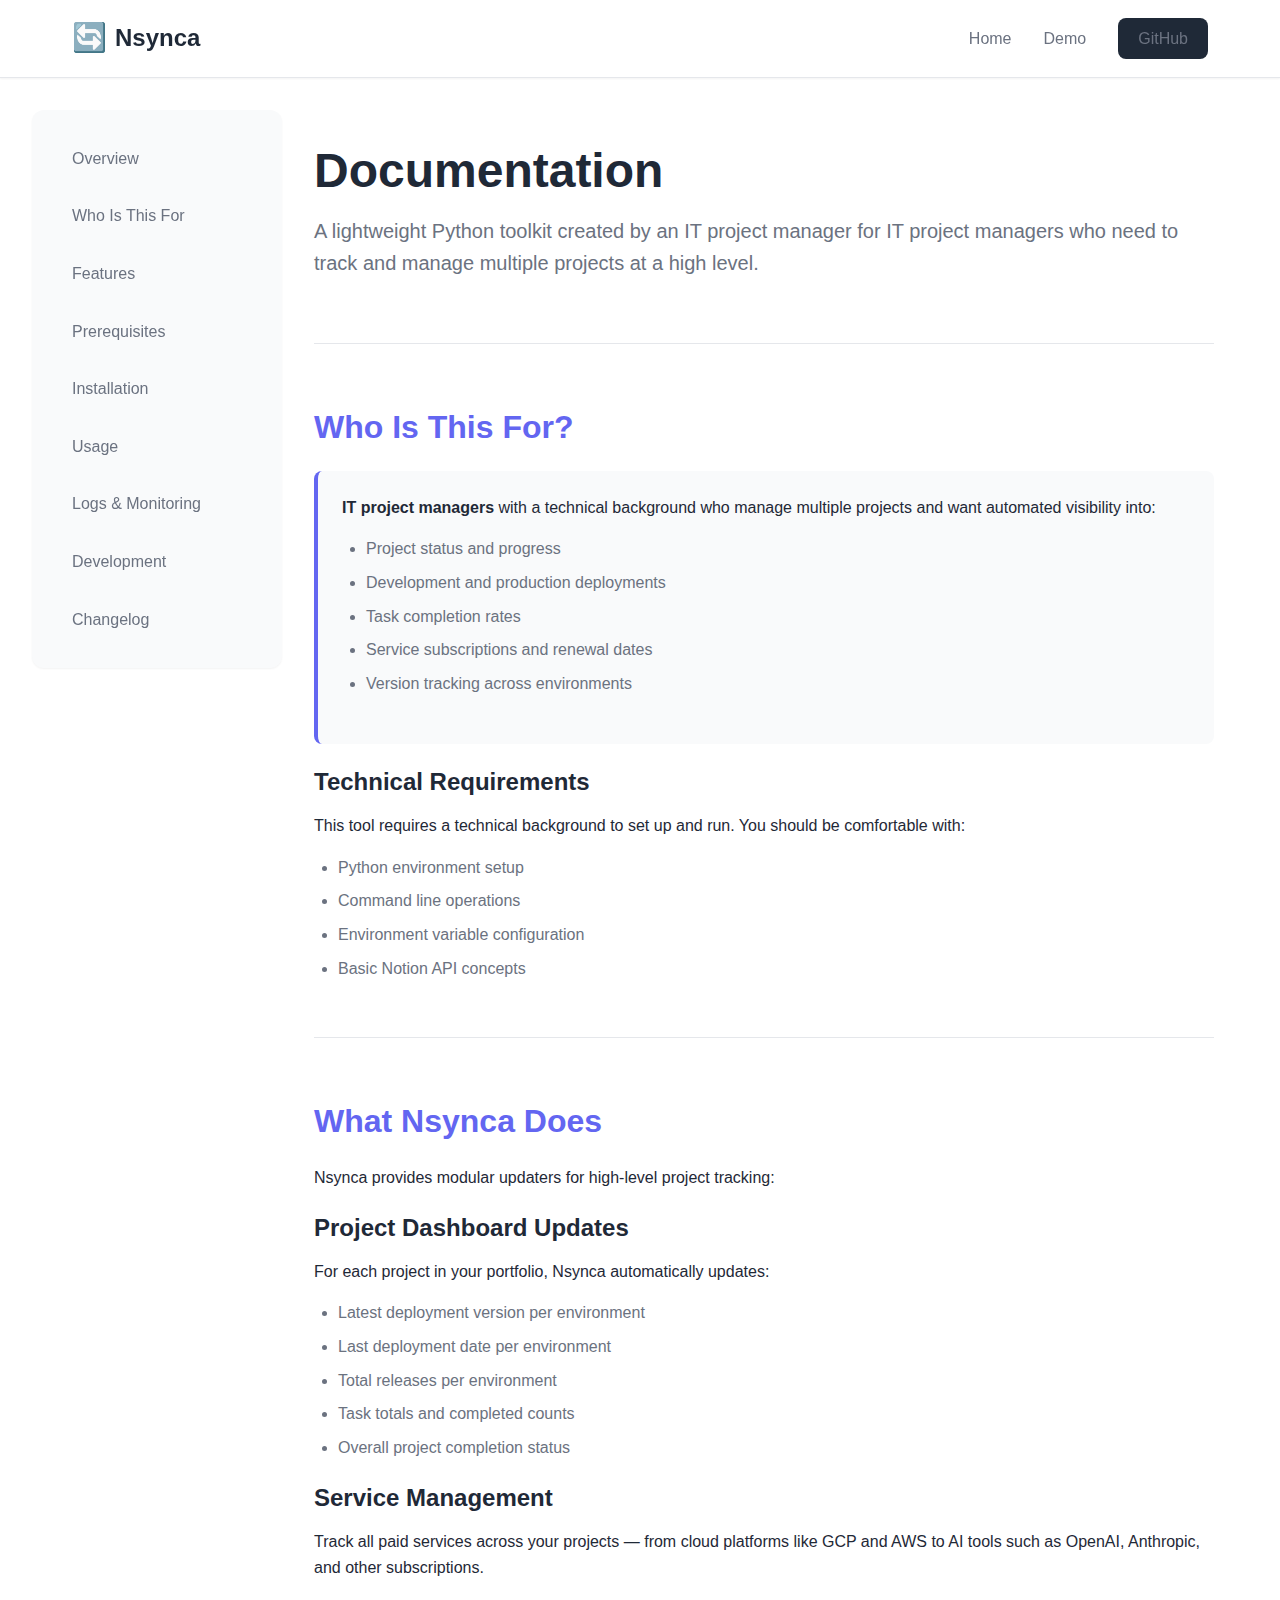
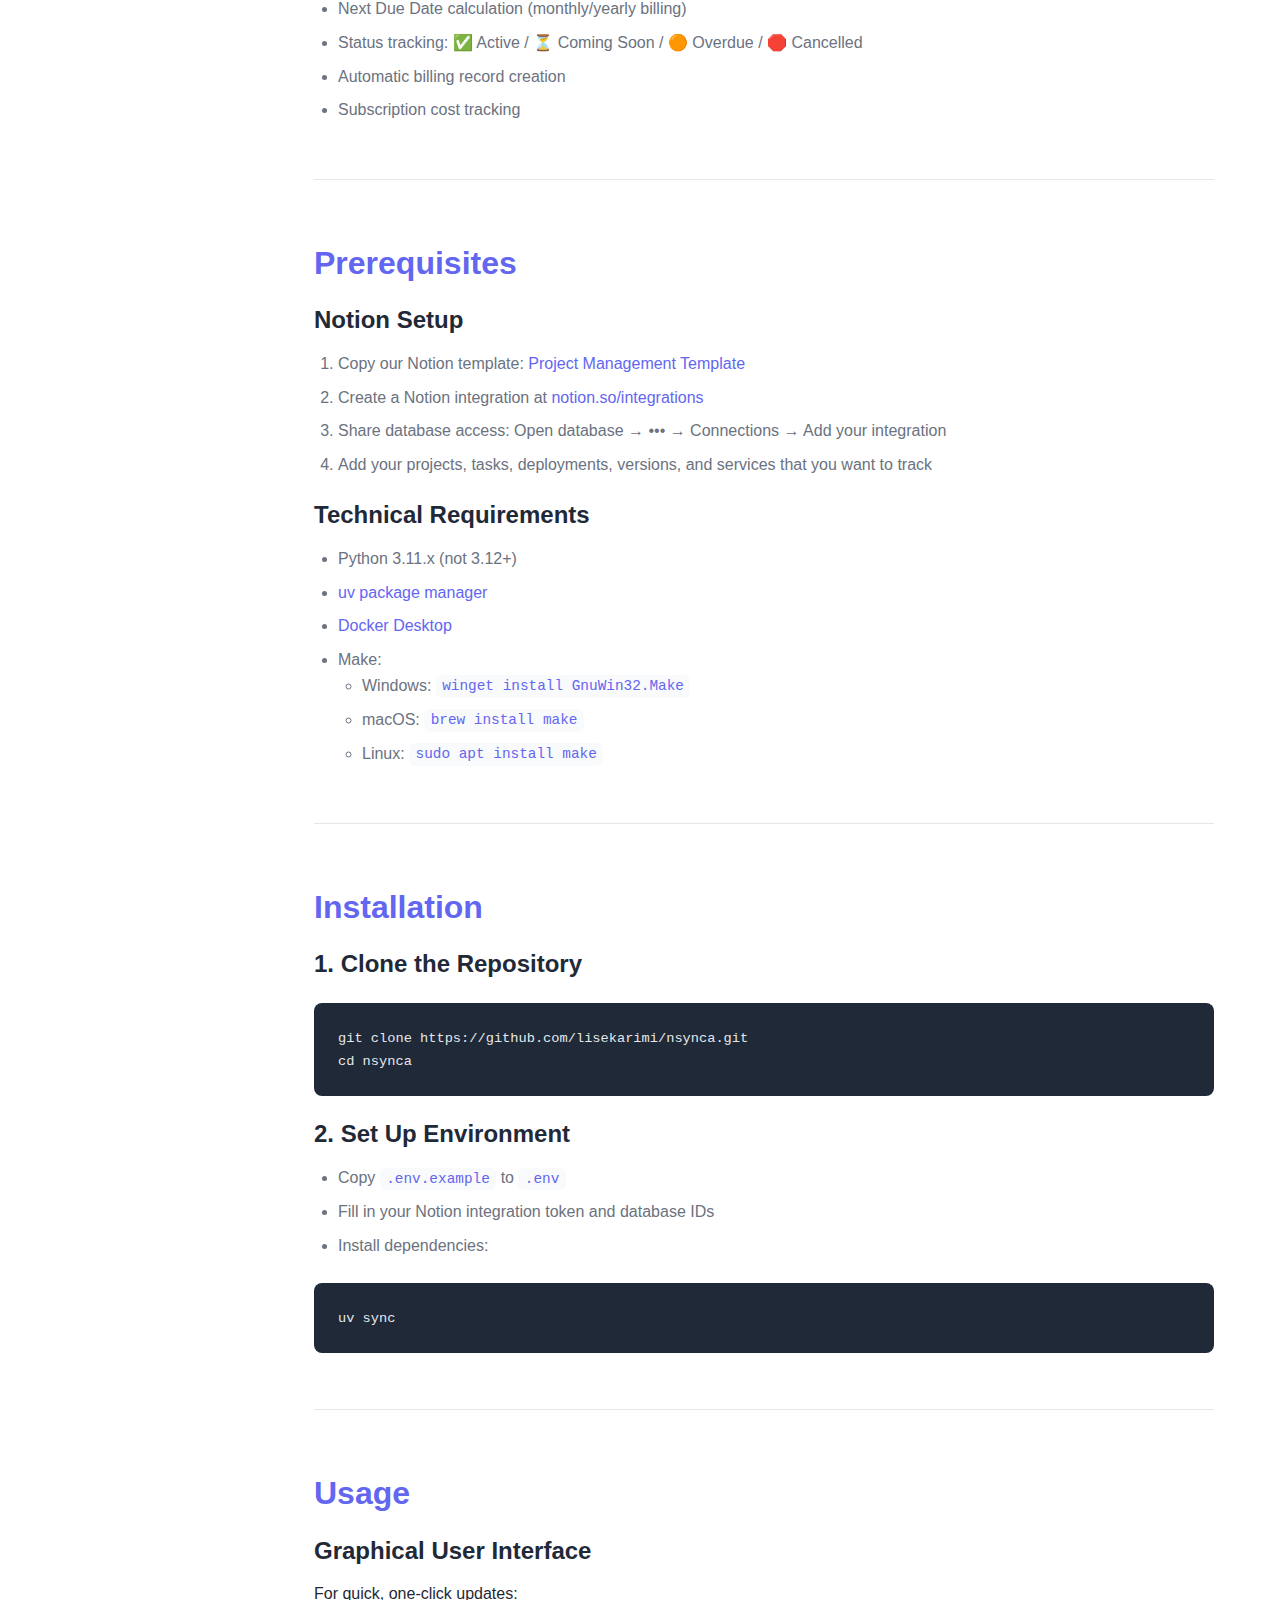
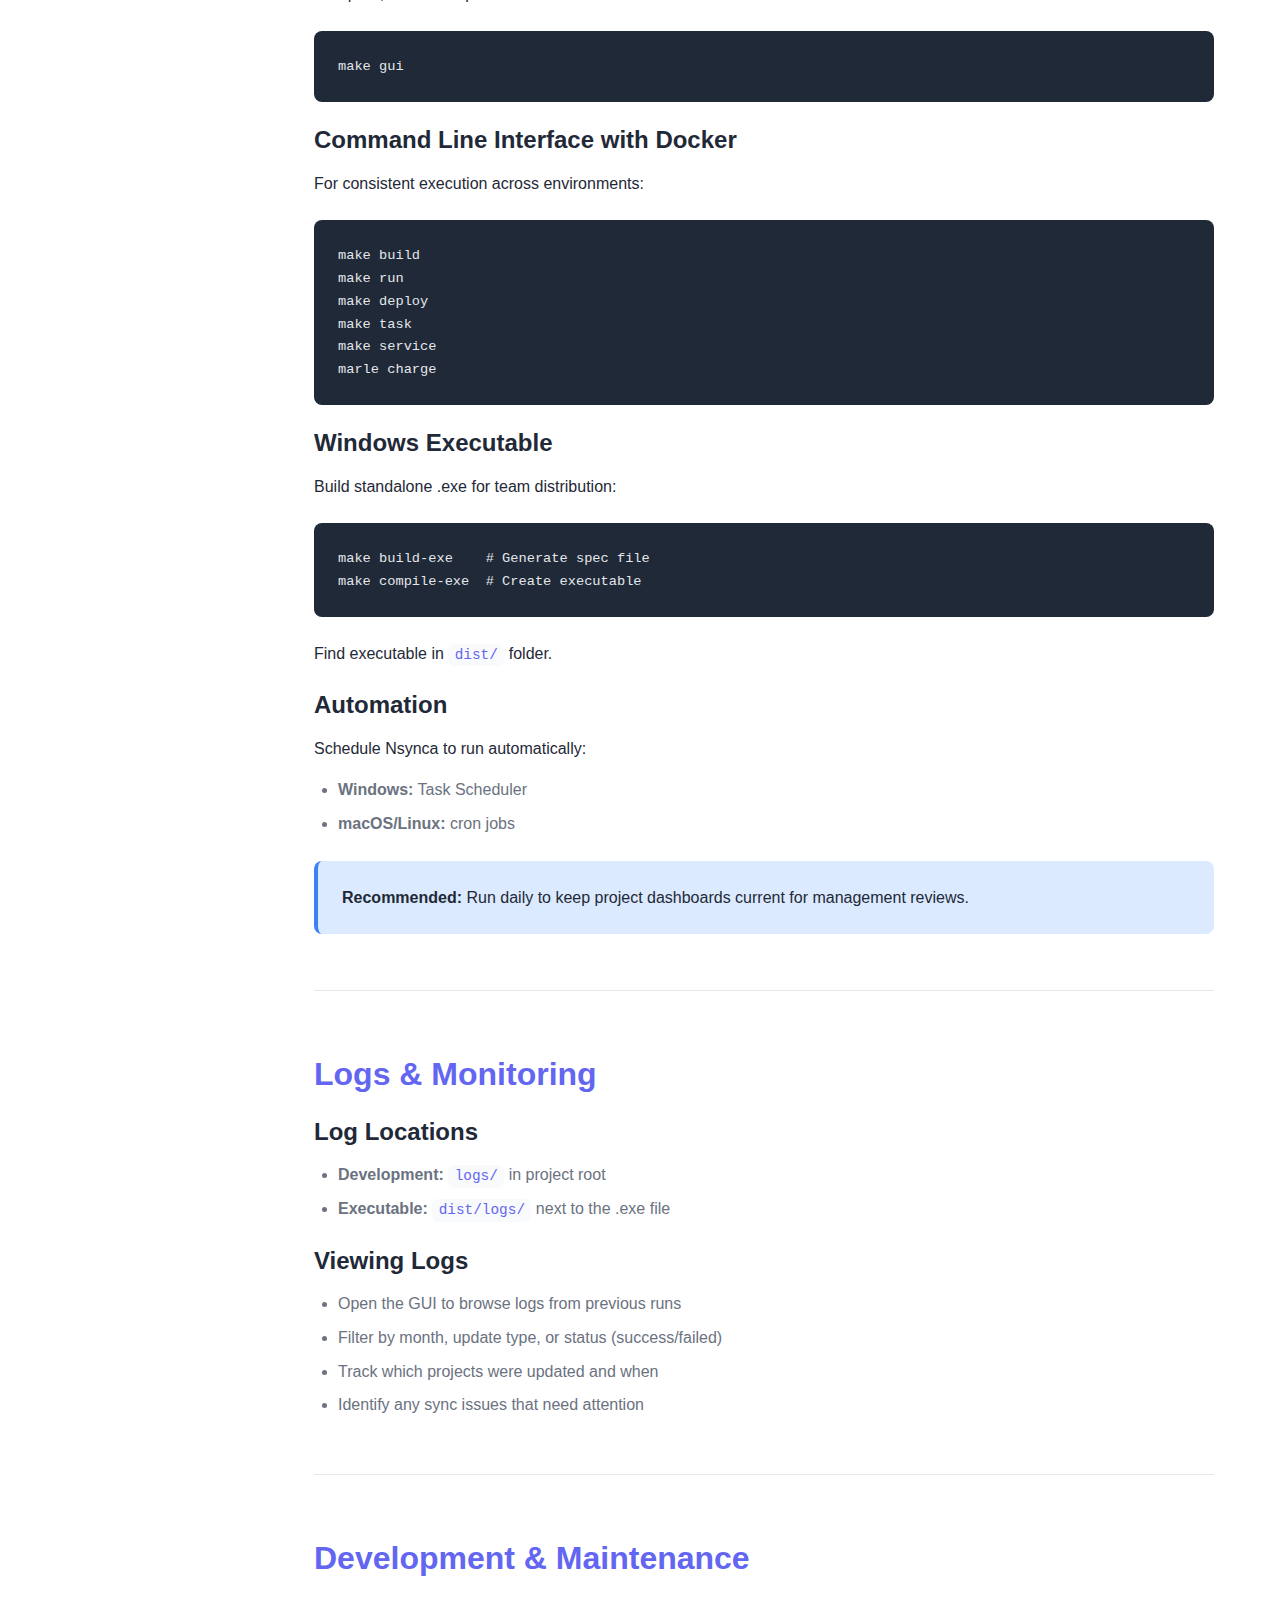
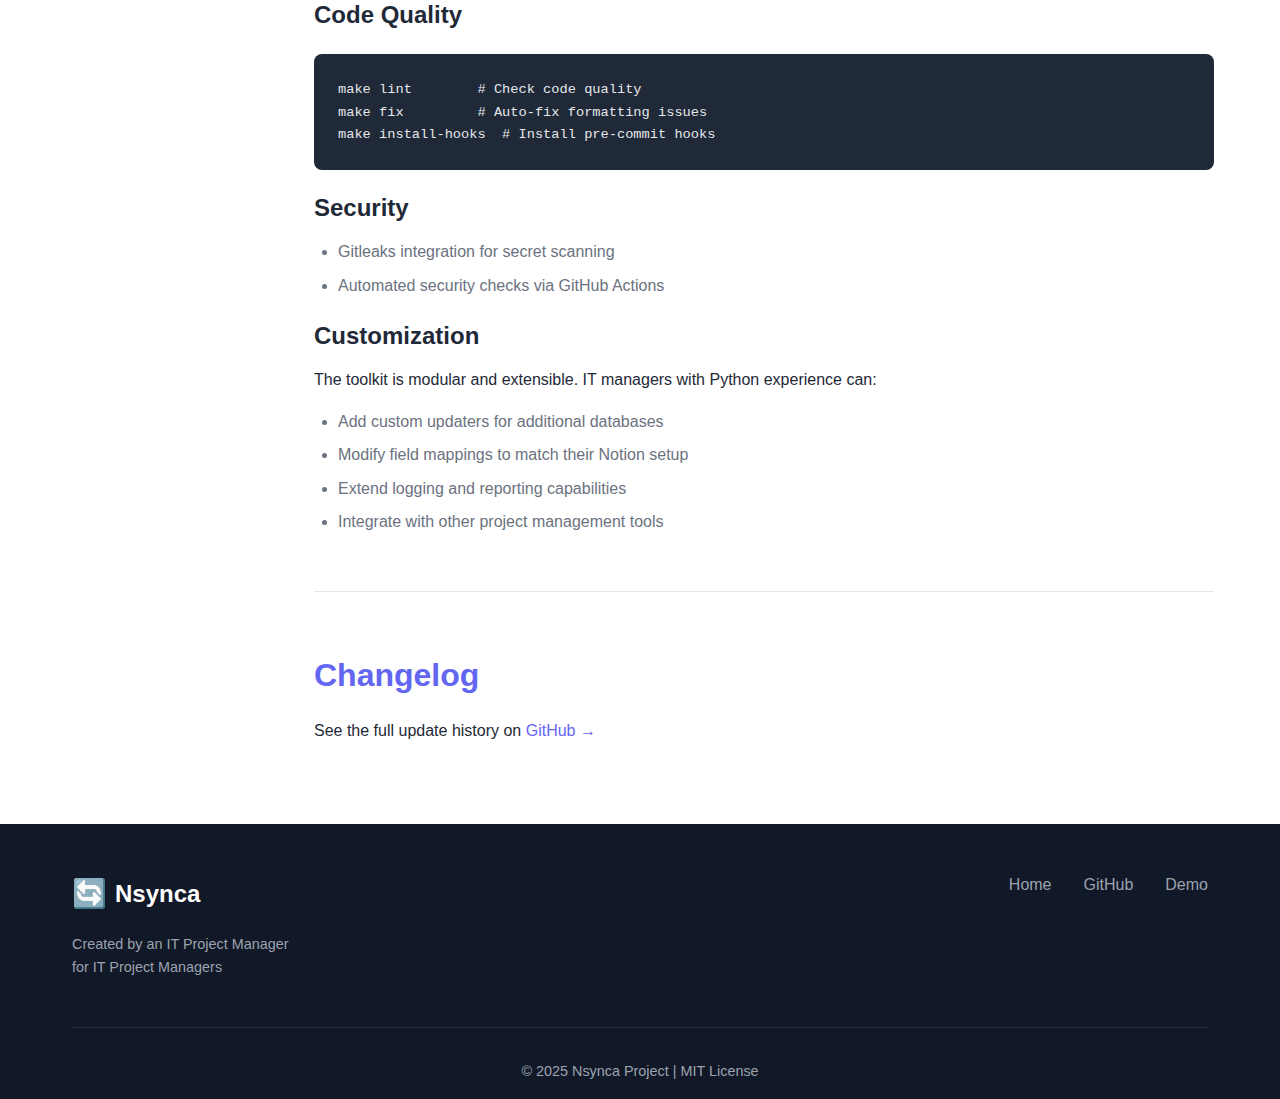
<file: learn-more.html>
<!DOCTYPE html>
<html lang="en">
<head>
    <meta charset="UTF-8">
    <meta name="viewport" content="width=device-width, initial-scale=1.0">
    <meta name="description" content="Nsynca Documentation - Installation, usage, and complete guide">
    <title>Documentation - Nsynca</title>
    <link rel="stylesheet" href="/assets/css/style.css">
    <link rel="stylesheet" href="/assets/css/docs.css">
</head>
<body>
    <nav class="navbar">
        <div class="container">
            <div class="nav-content">
                <div class="logo">
                    <a href="/">
                        <span class="logo-icon">🔄</span>
                        <span class="logo-text">Nsynca</span>
                    </a>
                </div>
                <button class="mobile-menu-toggle" aria-label="Toggle menu">
                    <span>☰</span>
                </button>
                <div class="nav-links">
                    <a href="/">Home</a>
                    <a href="https://www.notion.so/lisekarimi/Project-Management-266a61e34bdf8088a400c6d390aa1321?source=copy_link" target="_blank">Demo</a>
                    <a href="https://github.com/lisekarimi/nsynca" target="_blank" class="btn-github">GitHub</a>
                </div>
            </div>
        </div>
    </nav>

    <div class="docs-container">
        <aside class="sidebar">
            <button class="sidebar-toggle">📋 Menu</button>
            <nav class="docs-nav">
                <a href="#overview">Overview</a>
                <a href="#who-for">Who Is This For</a>
                <a href="#features">Features</a>
                <a href="#prerequisites">Prerequisites</a>
                <a href="#installation">Installation</a>
                <a href="#usage">Usage</a>
                <a href="#logs">Logs & Monitoring</a>
                <a href="#development">Development</a>
                <a href="#changelog">Changelog</a>
            </nav>
        </aside>

        <main class="docs-content">
            <section id="overview">
                <h1>Documentation</h1>
                <p class="lead">A lightweight Python toolkit created by an IT project manager for IT project managers who need to track and manage multiple projects at a high level.</p>
            </section>

            <section id="who-for">
                <h2>Who Is This For?</h2>
                <div class="info-box">
                    <p><strong>IT project managers</strong> with a technical background who manage multiple projects and want automated visibility into:</p>
                    <ul>
                        <li>Project status and progress</li>
                        <li>Development and production deployments</li>
                        <li>Task completion rates</li>
                        <li>Service subscriptions and renewal dates</li>
                        <li>Version tracking across environments</li>
                    </ul>
                </div>

                <h3>Technical Requirements</h3>
                <p>This tool requires a technical background to set up and run. You should be comfortable with:</p>
                <ul>
                    <li>Python environment setup</li>
                    <li>Command line operations</li>
                    <li>Environment variable configuration</li>
                    <li>Basic Notion API concepts</li>
                </ul>
            </section>

            <section id="features">
                <h2>What Nsynca Does</h2>
                <p>Nsynca provides modular updaters for high-level project tracking:</p>

                <h3>Project Dashboard Updates</h3>
                <p>For each project in your portfolio, Nsynca automatically updates:</p>
                <ul>
                    <li>Latest deployment version per environment</li>
                    <li>Last deployment date per environment</li>
                    <li>Total releases per environment</li>
                    <li>Task totals and completed counts</li>
                    <li>Overall project completion status</li>
                </ul>

                <h3>Service Management</h3>
                <p>Track all paid services across your projects — from cloud platforms like GCP and AWS to AI tools such as OpenAI, Anthropic, and other subscriptions.</p>
                <ul>
                    <li>Next Due Date calculation (monthly/yearly billing)</li>
                    <li>Status tracking: ✅ Active / ⏳ Coming Soon / 🟠 Overdue / 🛑 Cancelled</li>
                    <li>Automatic billing record creation</li>
                    <li>Subscription cost tracking</li>
                </ul>
            </section>

            <section id="prerequisites">
                <h2>Prerequisites</h2>

                <h3>Notion Setup</h3>
                <ol>
                    <li>Copy our Notion template: <a href="https://www.notion.so/lisekarimi/Project-Management-266a61e34bdf8088a400c6d390aa1321?source=copy_link" target="_blank">Project Management Template</a></li>
                    <li>Create a Notion integration at <a href="https://www.notion.so/profile/integrations" target="_blank">notion.so/integrations</a></li>
                    <li>Share database access: Open database → ••• → Connections → Add your integration</li>
                    <li>Add your projects, tasks, deployments, versions, and services that you want to track</li>
                </ol>

                <h3>Technical Requirements</h3>
                <ul>
                    <li>Python 3.11.x (not 3.12+)</li>
                    <li><a href="https://docs.astral.sh/uv/getting-started/installation/" target="_blank">uv package manager</a></li>
                    <li><a href="https://www.docker.com/products/docker-desktop/" target="_blank">Docker Desktop</a></li>
                    <li>Make:
                        <ul>
                            <li>Windows: <code>winget install GnuWin32.Make</code></li>
                            <li>macOS: <code>brew install make</code></li>
                            <li>Linux: <code>sudo apt install make</code></li>
                        </ul>
                    </li>
                </ul>
            </section>

            <section id="installation">
                <h2>Installation</h2>

                <h3>1. Clone the Repository</h3>
                <div class="code-block">
                    <pre><code>git clone https://github.com/lisekarimi/nsynca.git
cd nsynca</code></pre>
                </div>

                <h3>2. Set Up Environment</h3>
                <ul>
                    <li>Copy <code>.env.example</code> to <code>.env</code></li>
                    <li>Fill in your Notion integration token and database IDs</li>
                    <li>Install dependencies:</li>
                </ul>
                <div class="code-block">
                    <pre><code>uv sync</code></pre>
                </div>
            </section>

            <section id="usage">
                <h2>Usage</h2>

                <h3>Graphical User Interface</h3>
                <p>For quick, one-click updates:</p>
                <div class="code-block">
                    <pre><code>make gui</code></pre>
                </div>

                <h3>Command Line Interface with Docker</h3>
                <p>For consistent execution across environments:</p>
                <div class="code-block">
                    <pre><code>make build
make run
make deploy
make task
make service
marle charge</code></pre>
                </div>

                <h3>Windows Executable</h3>
                <p>Build standalone .exe for team distribution:</p>
                <div class="code-block">
                    <pre><code>make build-exe    # Generate spec file
make compile-exe  # Create executable</code></pre>
                </div>
                <p>Find executable in <code>dist/</code> folder.</p>

                <h3>Automation</h3>
                <p>Schedule Nsynca to run automatically:</p>
                <ul>
                    <li><strong>Windows:</strong> Task Scheduler </li>
                    <li><strong>macOS/Linux:</strong> cron jobs</li>
                </ul>
                <div class="info-box info">
                    <strong>Recommended:</strong> Run daily to keep project dashboards current for management reviews.
                </div>
            </section>

            <section id="logs">
                <h2>Logs & Monitoring</h2>

                <h3>Log Locations</h3>
                <ul>
                    <li><strong>Development:</strong> <code>logs/</code> in project root</li>
                    <li><strong>Executable:</strong> <code>dist/logs/</code> next to the .exe file</li>
                </ul>

                <h3>Viewing Logs</h3>
                <ul>
                    <li>Open the GUI to browse logs from previous runs</li>
                    <li>Filter by month, update type, or status (success/failed)</li>
                    <li>Track which projects were updated and when</li>
                    <li>Identify any sync issues that need attention</li>
                </ul>
            </section>

            <section id="development">
                <h2>Development & Maintenance</h2>

                <h3>Code Quality</h3>
                <div class="code-block">
                    <pre><code>make lint        # Check code quality
make fix         # Auto-fix formatting issues
make install-hooks  # Install pre-commit hooks</code></pre>
                </div>

                <h3>Security</h3>
                <ul>
                    <li>Gitleaks integration for secret scanning</li>
                    <li>Automated security checks via GitHub Actions</li>
                </ul>

                <h3>Customization</h3>
                <p>The toolkit is modular and extensible. IT managers with Python experience can:</p>
                <ul>
                    <li>Add custom updaters for additional databases</li>
                    <li>Modify field mappings to match their Notion setup</li>
                    <li>Extend logging and reporting capabilities</li>
                    <li>Integrate with other project management tools</li>
                </ul>
            </section>

            <section id="changelog">
                <h2>Changelog</h2>
                <p>See the full update history on <a href="https://github.com/lisekarimi/nsynca/blob/main/CHANGELOG.md" target="_blank">GitHub →</a></p>
            </section>

        </main>
    </div>

    <footer class="footer">
        <div class="container">
            <div class="footer-content">
                <div class="footer-left">
                    <div class="logo">
                        <span class="logo-icon">🔄</span>
                        <span class="logo-text">Nsynca</span>
                    </div>
                    <p>Created by an IT Project Manager<br>for IT Project Managers</p>
                </div>
                <div class="footer-links">
                    <a href="/">Home</a>
                    <a href="https://github.com/lisekarimi/nsynca" target="_blank">GitHub</a>
                    <a href="https://www.notion.so/lisekarimi/Project-Management-266a61e34bdf8088a400c6d390aa1321?source=copy_link" target="_blank">Demo</a>
                </div>
            </div>
            <div class="footer-bottom">
                <p>&copy; 2025 Nsynca Project | MIT License</p>
            </div>
        </div>
    </footer>

    <script src="/assets/js/script.js"></script>
    <script src="/assets/js/chatbot.js"></script>
</body>
</html>
</file>
<file: assets/css/style.css>
/* ===== CSS VARIABLES ===== */
:root {
    --primary-color: #6366f1;
    --primary-dark: #4f46e5;
    --primary-light: #818cf8;
    --secondary-color: #8b5cf6;
    --accent-color: #ec4899;

    --text-primary: #1f2937;
    --text-secondary: #6b7280;
    --text-light: #9ca3af;

    --bg-primary: #ffffff;
    --bg-secondary: #f9fafb;
    --bg-dark: #111827;

    --border-color: #e5e7eb;
    --shadow-sm: 0 1px 2px 0 rgba(0, 0, 0, 0.05);
    --shadow-md: 0 4px 6px -1px rgba(0, 0, 0, 0.1);
    --shadow-lg: 0 10px 15px -3px rgba(0, 0, 0, 0.1);
    --shadow-xl: 0 20px 25px -5px rgba(0, 0, 0, 0.1);

    --radius-sm: 0.375rem;
    --radius-md: 0.5rem;
    --radius-lg: 0.75rem;
    --radius-xl: 1rem;

    --transition: all 0.3s cubic-bezier(0.4, 0, 0.2, 1);
}

/* ===== RESET & BASE ===== */
* {
    margin: 0;
    padding: 0;
    box-sizing: border-box;
}

html {
    scroll-behavior: smooth;
}

body {
    font-family: -apple-system, BlinkMacSystemFont, 'Segoe UI', Roboto, 'Helvetica Neue', Arial, sans-serif;
    line-height: 1.6;
    color: var(--text-primary);
    background-color: var(--bg-primary);
    overflow-x: hidden;
}

img {
    max-width: 100%;
    height: auto;
    display: block;
}

/* ===== TYPOGRAPHY ===== */
h1, h2, h3, h4, h5, h6 {
    line-height: 1.2;
    font-weight: 700;
    margin-bottom: 1rem;
}

h1 { font-size: 2.5rem; }
h2 { font-size: 2rem; }
h3 { font-size: 1.125rem; }
h4 { font-size: 1.25rem; }

p {
    margin-bottom: 1rem;
}

a {
    color: var(--primary-color);
    text-decoration: none;
    transition: var(--transition);
}

a:hover {
    color: var(--primary-dark);
}

code {
    background-color: var(--bg-secondary);
    padding: 0.2rem 0.4rem;
    border-radius: var(--radius-sm);
    font-family: 'Courier New', monospace;
    font-size: 0.9em;
    color: var(--primary-color);
}

/* ===== LAYOUT ===== */
.container {
    max-width: 1200px;
    margin: 0 auto;
    padding: 0 2rem;
}

/* ===== NAVBAR ===== */
.navbar {
    background-color: rgba(255, 255, 255, 0.95);
    backdrop-filter: blur(10px);
    border-bottom: 1px solid var(--border-color);
    position: sticky;
    top: 0;
    z-index: 1000;
    box-shadow: var(--shadow-sm);
}

.nav-content {
    display: flex;
    justify-content: space-between;
    align-items: center;
    padding: 1rem 0;
}

.logo {
    display: flex;
    align-items: center;
    gap: 0.5rem;
    font-size: 1.5rem;
    font-weight: 700;
    color: var(--text-primary);
}

.logo-icon {
    font-size: 1.75rem;
}

.logo a {
    display: flex;
    align-items: center;
    gap: 0.5rem;
    color: var(--text-primary);
    text-decoration: none;
}

.nav-links {
    display: flex;
    gap: 2rem;
    align-items: center;
}

.nav-links a {
    color: var(--text-secondary);
    font-weight: 500;
    transition: var(--transition);
}

.nav-links a:hover {
    color: var(--primary-color);
}

.btn-github {
    background-color: var(--text-primary);
    color: white;
    padding: 0.5rem 1.25rem;
    border-radius: var(--radius-md);
    font-weight: 600;
}

.btn-github:hover {
    background-color: var(--primary-color);
    color: white !important;
}

.mobile-menu-toggle {
    display: none;
    background: none;
    border: none;
    font-size: 1.5rem;
    cursor: pointer;
    color: var(--text-primary);
    padding: 0.5rem;
}

/* ===== BUTTONS ===== */
.btn {
    display: inline-block;
    padding: 0.75rem 1.5rem;
    border-radius: var(--radius-md);
    font-weight: 600;
    text-align: center;
    transition: var(--transition);
    cursor: pointer;
    border: none;
    font-size: 1rem;
}

.btn-primary {
    background: linear-gradient(135deg, var(--primary-color), var(--secondary-color));
    color: white;
    box-shadow: var(--shadow-md);
}

.btn-primary:hover {
    transform: translateY(-2px);
    box-shadow: var(--shadow-lg);
}

.btn-secondary {
    background-color: white;
    color: var(--primary-color);
    border: 2px solid var(--primary-color);
}

.btn-secondary:hover {
    background-color: var(--primary-color);
    color: white;
}

.btn-large {
    padding: 1rem 2rem;
    font-size: 1.1rem;
}

/* ===== SECTIONS ===== */
section {
    padding: 5rem 0;
}

.section-title {
    text-align: center;
    font-size: 2.5rem;
    margin-bottom: 1.5rem;
    background: linear-gradient(135deg, var(--primary-color), var(--secondary-color));
    -webkit-background-clip: text;
    -webkit-text-fill-color: transparent;
    background-clip: text;
    padding-bottom: 0.2rem;
}

.section-subtitle {
    text-align: center;
    color: var(--text-secondary);
    font-size: 1.2rem;
    margin-bottom: 3rem;
}

/* ===== FOOTER ===== */
.footer {
    background-color: var(--bg-dark);
    color: white;
    padding: 3rem 0 1rem;
}

.footer-content {
    display: flex;
    justify-content: space-between;
    align-items: start;
    margin-bottom: 2rem;
}

.footer-left .logo {
    color: white;
    margin-bottom: 1rem;
}

.footer-left p {
    color: var(--text-light);
    font-size: 0.9rem;
}

.footer-links {
    display: flex;
    gap: 2rem;
}

.footer-links a {
    color: var(--text-light);
    transition: var(--transition);
}

.footer-links a:hover {
    color: white;
}

.footer-bottom {
    text-align: center;
    padding-top: 2rem;
    border-top: 1px solid rgba(255, 255, 255, 0.1);
}

.footer-bottom p {
    color: var(--text-light);
    font-size: 0.9rem;
    margin: 0;
}

/* ===== UTILITIES ===== */
.gradient-text {
    background: linear-gradient(135deg, var(--primary-color), var(--secondary-color), var(--accent-color));
    -webkit-background-clip: text;
    -webkit-text-fill-color: transparent;
    background-clip: text;
}

.badge {
    background-color: var(--primary-color);
    color: white;
    padding: 0.25rem 0.75rem;
    border-radius: var(--radius-md);
    font-size: 0.875rem;
    font-weight: 600;
}

/* Prevent text overflow */
p, li, a {
    word-wrap: break-word;
    overflow-wrap: break-word;
}

/* Ensure minimum touch target size for mobile */
@media (max-width: 768px) {
    button, .btn, a.btn {
        min-height: 44px;
        min-width: 44px;
    }
}

/* ===== RESPONSIVE ===== */
@media (max-width: 1024px) {
    .container {
        padding: 0 1.5rem;
    }

    .nav-links {
        gap: 1.5rem;
    }

    .nav-links a {
        font-size: 0.95rem;
    }
}

@media (max-width: 768px) {
    .container {
        padding: 0 1rem;
    }

    .mobile-menu-toggle {
        display: block;
    }

    .nav-links {
        position: fixed;
        top: 70px;
        left: 0;
        right: 0;
        background-color: white;
        flex-direction: column;
        gap: 0;
        padding: 1rem;
        box-shadow: var(--shadow-lg);
        transform: translateY(-100%);
        opacity: 0;
        visibility: hidden;
        transition: all 0.3s ease;
    }

    .nav-links.active {
        transform: translateY(0);
        opacity: 1;
        visibility: visible;
    }

    .nav-links a {
        width: 100%;
        padding: 1rem;
        text-align: center;
        border-bottom: 1px solid var(--border-color);
    }

    .nav-links a:last-child {
        border-bottom: none;
    }

    .btn-github {
        display: block;
        width: 100%;
        text-align: center;
    }

    h1 { font-size: 2rem; }
    h2 { font-size: 1.75rem; }
    h3 { font-size: 1.25rem; }

    section {
        padding: 3rem 0;
    }

    .footer-content {
        flex-direction: column;
        gap: 2rem;
        text-align: center;
    }

    .footer-links {
        flex-direction: column;
        gap: 1rem;
    }
}

@media (max-width: 480px) {
    .container {
        padding: 0 0.75rem;
    }

    h1 { font-size: 1.75rem; }
    h2 { font-size: 1.5rem; }
    h3 { font-size: 1.125rem; }

    .logo {
        font-size: 1.25rem;
    }

    .logo-icon {
        font-size: 1.5rem;
    }

    .btn {
        padding: 0.625rem 1.25rem;
        font-size: 0.95rem;
    }

    section {
        padding: 2rem 0;
    }
}
</file>
<file: assets/css/docs.css>
/* ===== DOCS LAYOUT ===== */
.docs-container {
    display: grid;
    grid-template-columns: 250px 1fr;
    gap: 2rem;
    max-width: 1400px;
    margin: 0 auto;
    padding: 2rem;
    width: 100%;
    box-sizing: border-box;
}

/* ===== SIDEBAR ===== */
.sidebar {
    position: sticky;
    top: 80px;
    height: fit-content;
    background-color: var(--bg-secondary);
    border-radius: var(--radius-lg);
    padding: 1.5rem;
    box-shadow: var(--shadow-sm);
    box-sizing: border-box;
}

.docs-nav {
    display: flex;
    flex-direction: column;
    gap: 0.5rem;
}

.docs-nav a {
    color: var(--text-secondary);
    padding: 0.75rem 1rem;
    border-radius: var(--radius-md);
    font-weight: 500;
    transition: var(--transition);
}

.docs-nav a:hover {
    background-color: white;
    color: var(--primary-color);
}

.docs-nav a.active {
    background-color: var(--primary-color);
    color: white;
}

/* ===== DOCS CONTENT ===== */
.docs-content {
    max-width: 900px;
    width: 100%;
    min-width: 0;
    box-sizing: border-box;
}

.docs-content section {
    padding: 2rem 0;
    border-bottom: 1px solid var(--border-color);
}

.docs-content section:last-child {
    border-bottom: none;
}

.docs-content h1 {
    font-size: 3rem;
    margin-bottom: 1rem;
    line-height: 1.2;
}

.docs-content h2 {
    margin-top: 2rem;
    margin-bottom: 1.5rem;
    color: var(--primary-color);
    font-size: 2rem;
}

.docs-content h3 {
    margin-top: 1.5rem;
    margin-bottom: 1rem;
    font-size: 1.5rem;
}

.lead {
    font-size: 1.25rem;
    color: var(--text-secondary);
    margin-bottom: 2rem;
    line-height: 1.6;
}

/* ===== INFO BOXES ===== */
.info-box {
    background-color: var(--bg-secondary);
    border-left: 4px solid var(--primary-color);
    padding: 1.5rem;
    border-radius: var(--radius-md);
    margin: 1.5rem 0;
    box-sizing: border-box;
    max-width: 100%;
}

.info-box.info {
    background-color: #dbeafe;
    border-left-color: #3b82f6;
}

.info-box.warning {
    background-color: #fef3c7;
    border-left-color: #f59e0b;
}

.info-box.success {
    background-color: #d1fae5;
    border-left-color: #10b981;
}

.info-box p:last-child {
    margin-bottom: 0;
}

/* ===== CODE BLOCKS ===== */
.code-block {
    background-color: #1f2937;
    border-radius: var(--radius-md);
    padding: 1.5rem;
    margin: 1.5rem 0;
    overflow-x: auto;
    -webkit-overflow-scrolling: touch;
}

.code-block pre {
    margin: 0;
    color: #e5e7eb;
    font-family: 'Courier New', monospace;
    font-size: 0.95rem;
    line-height: 1.5;
    overflow-x: auto;
    white-space: pre;
}

.code-block code {
    background: none;
    color: #e5e7eb;
    padding: 0;
    word-break: keep-all;
}

/* Tables responsive */
table {
    width: 100%;
    overflow-x: auto;
    display: block;
}

@media (max-width: 768px) {
    table {
        font-size: 0.9rem;
    }
}

/* ===== FEATURE LIST ===== */
.feature-list {
    display: grid;
    grid-template-columns: repeat(auto-fit, minmax(200px, 1fr));
    gap: 1.5rem;
    margin: 2rem 0;
}

.feature-item {
    background-color: var(--bg-secondary);
    padding: 1.5rem;
    border-radius: var(--radius-md);
    border: 1px solid var(--border-color);
}

.feature-item h3 {
    font-size: 1.25rem;
    margin-top: 0;
    margin-bottom: 0.5rem;
}

.feature-item p {
    color: var(--text-secondary);
    margin: 0;
    font-size: 0.95rem;
}

/* ===== CHANGELOG ===== */
.changelog-entry {
    background-color: var(--bg-secondary);
    padding: 2rem;
    border-radius: var(--radius-lg);
    margin: 2rem 0;
    border-left: 4px solid var(--primary-color);
}

/* ===== LISTS ===== */
.docs-content ul, .docs-content ol {
    margin-left: 1.5rem;
    margin-bottom: 1.5rem;
}

.docs-content li {
    margin-bottom: 0.5rem;
    color: var(--text-secondary);
    line-height: 1.6;
}

.sidebar-toggle {
    display: none;
    width: 100%;
    padding: 0.75rem;
    background: var(--primary-color);
    color: white;
    border: none;
    border-radius: var(--radius-md);
    font-weight: 600;
    cursor: pointer;
    margin-bottom: 1rem;
    font-size: 1rem;
}

/* ===== RESPONSIVE ===== */
@media (max-width: 1200px) {
    .docs-container {
        grid-template-columns: 1fr;
        gap: 2rem;
        padding: 1.5rem;
    }

    .sidebar {
        position: static;
        order: -1;
    }

    .sidebar-toggle {
        display: block;
    }

    .docs-nav {
        display: none;
        flex-direction: column;
    }

    .docs-nav.active {
        display: flex;
    }

    .docs-nav a {
        font-size: 1rem;
    }

    .docs-content h1 {
        font-size: 2.25rem;
    }

    .docs-content h2 {
        font-size: 1.75rem;
    }

    .docs-content h3 {
        font-size: 1.25rem;
    }
}

@media (max-width: 768px) {
    .docs-container {
        padding: 1rem;
        gap: 1.5rem;
    }

    .sidebar {
        padding: 1rem;
    }

    .docs-nav a {
        padding: 0.75rem;
        font-size: 0.95rem;
    }

    .docs-content h1 {
        font-size: 1.875rem;
    }

    .docs-content h2 {
        font-size: 1.5rem;
    }

    .docs-content h3 {
        font-size: 1.125rem;
    }

    .lead {
        font-size: 1.1rem;
    }

    .code-block {
        padding: 1rem;
        margin: 1rem 0;
    }

    .code-block pre {
        font-size: 0.85rem;
        line-height: 1.4;
    }

    .feature-list {
        grid-template-columns: 1fr;
        gap: 1rem;
    }

    .info-box {
        padding: 1rem;
        margin: 1rem 0;
    }

    .docs-content ul, .docs-content ol {
        margin-left: 1rem;
    }

    .docs-content section {
        padding: 1.5rem 0;
    }
}

@media (max-width: 480px) {
    .docs-container {
        padding: 0.75rem;
    }

    .sidebar {
        padding: 0.75rem;
    }

    .sidebar-toggle {
        padding: 0.625rem;
        font-size: 0.95rem;
    }

    .docs-nav a {
        padding: 0.625rem;
        font-size: 0.9rem;
    }

    .docs-content h1 {
        font-size: 1.5rem;
        line-height: 1.3;
    }

    .docs-content h2 {
        font-size: 1.25rem;
        margin-top: 1.5rem;
    }

    .docs-content h3 {
        font-size: 1rem;
        margin-top: 1rem;
    }

    .lead {
        font-size: 1rem;
        line-height: 1.5;
    }

    .code-block {
        padding: 0.75rem;
        margin: 0.75rem 0;
    }

    .code-block pre {
        font-size: 0.8rem;
        line-height: 1.3;
    }

    .info-box {
        padding: 0.75rem;
        font-size: 0.95rem;
    }

    .feature-item {
        padding: 1rem;
    }

    .feature-item h3 {
        font-size: 1.125rem;
    }

    .feature-item p {
        font-size: 0.875rem;
    }
}
</file>
